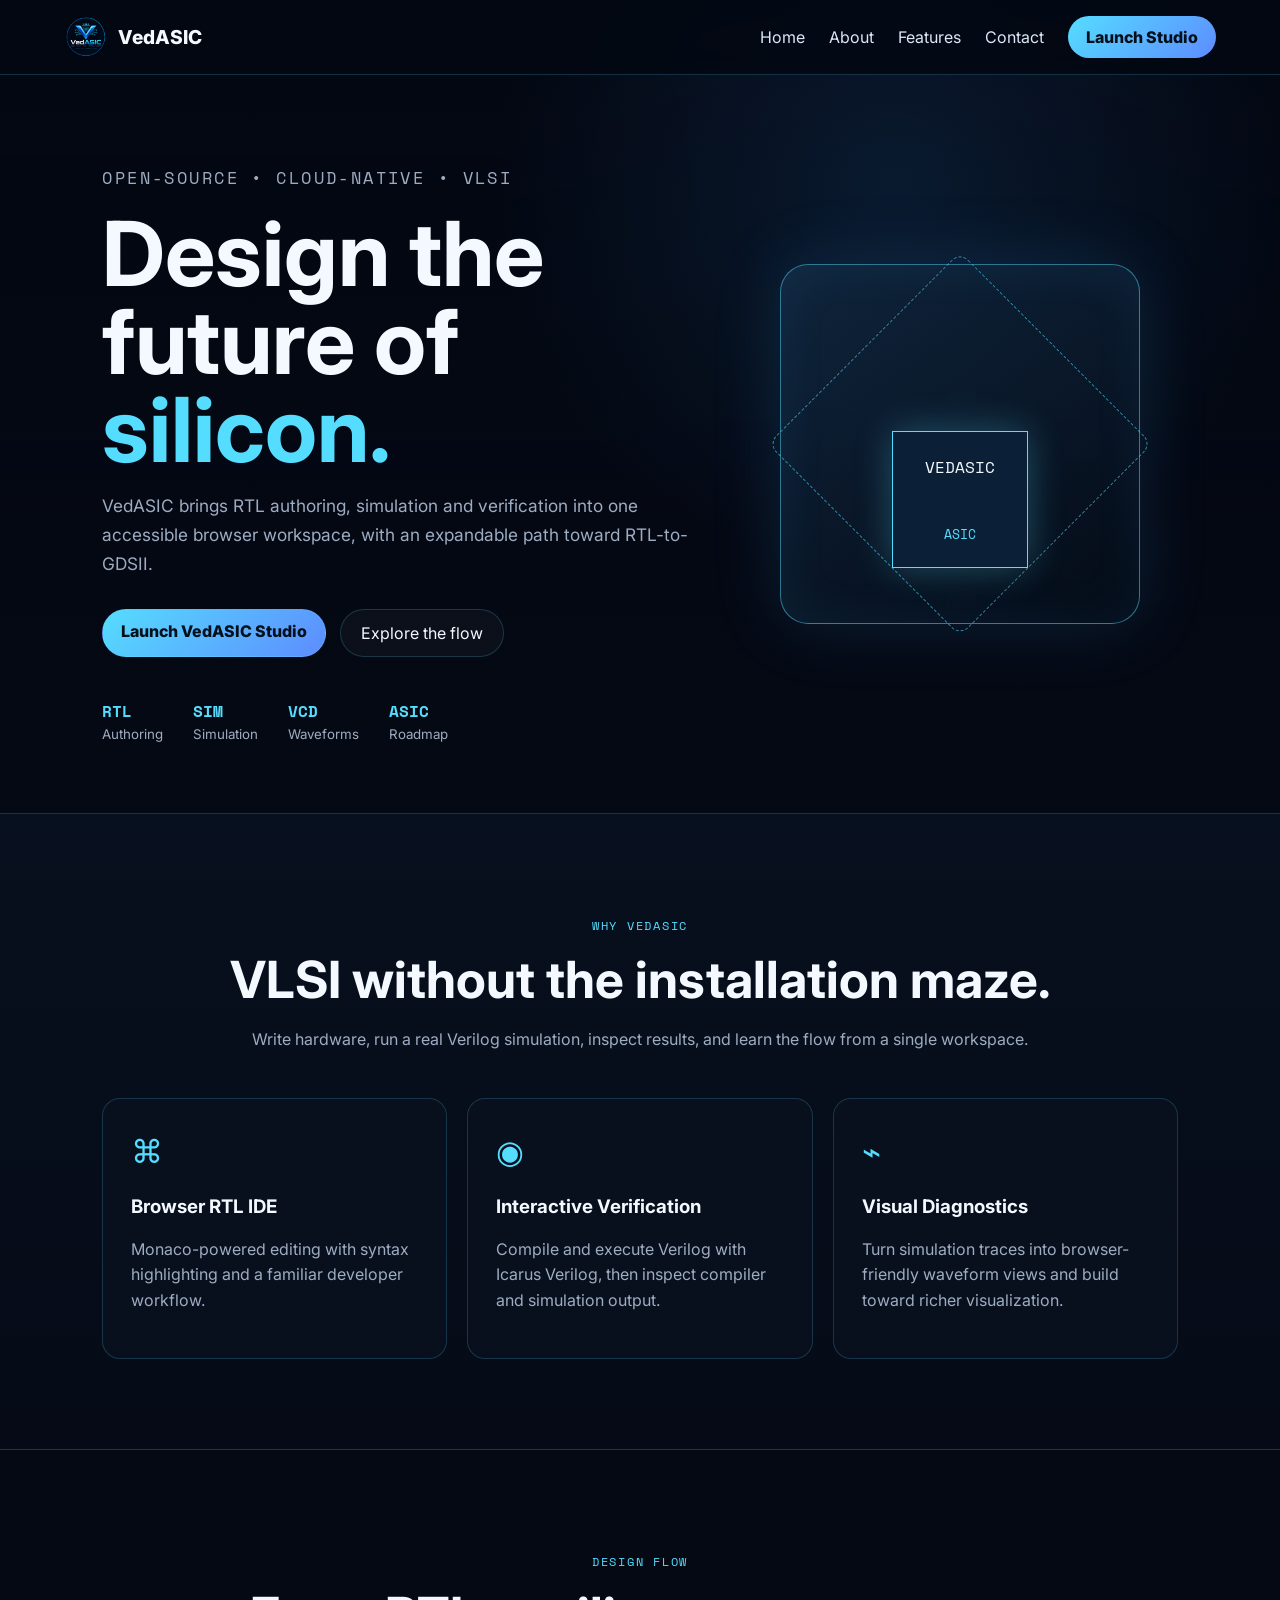
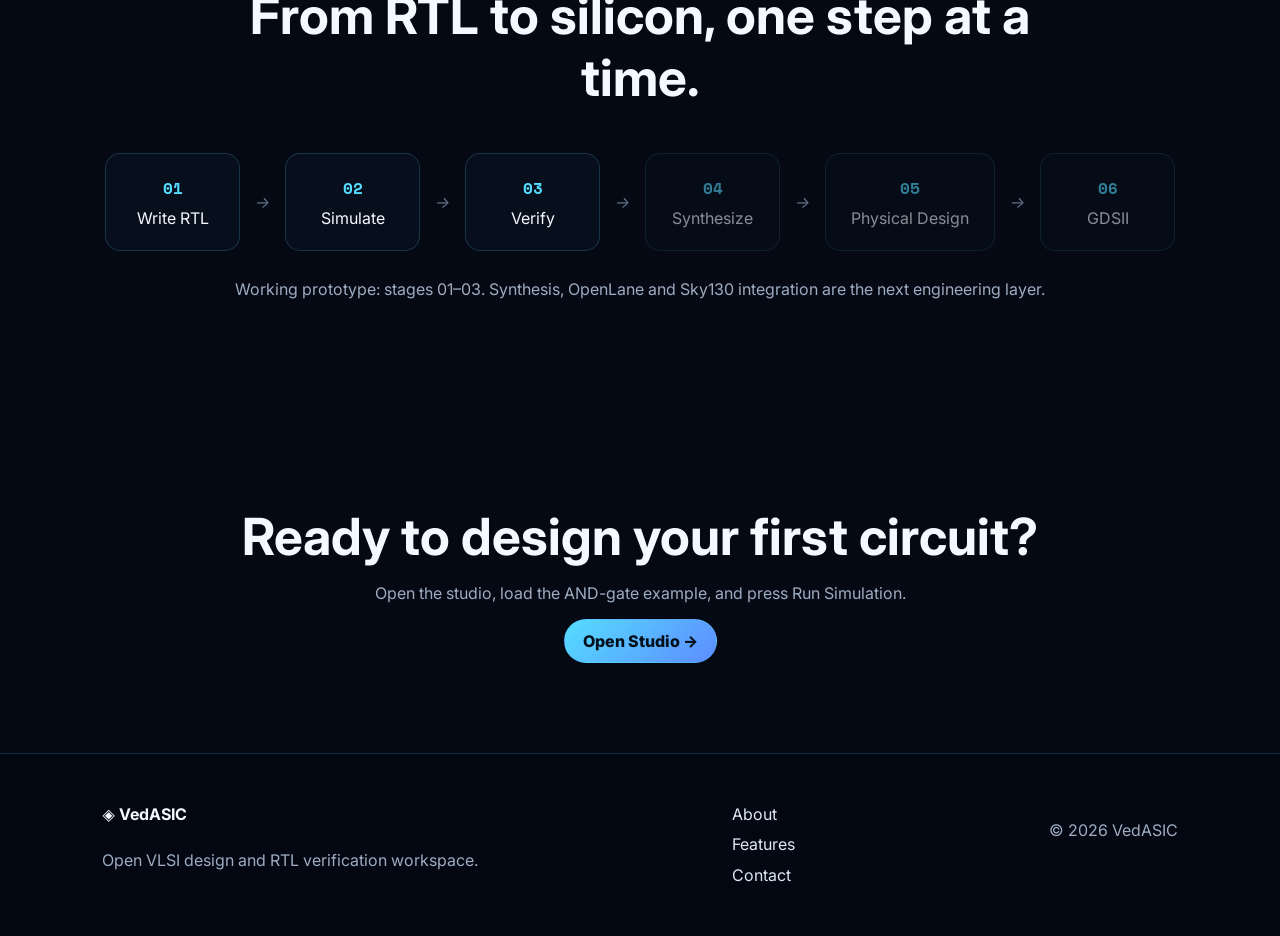
<file: index.html>
<!DOCTYPE html>
<html lang="en">
<head>
<meta charset="UTF-8"><meta name="viewport" content="width=device-width,initial-scale=1.0">
<title>VedASIC | Open VLSI Design Studio</title>
<link rel="stylesheet" href="styles.css">
</head>
<body>
<video class="bg-video" autoplay muted loop><source src="galaxy.mp4" type="video/mp4"></video><div class="bg-overlay"></div>
<header class="site-header"><div class="brand"><img src="logo.png" alt="VedASIC" class="logo"><span>VedASIC</span></div><nav>
<a href="index.html">Home</a><a href="about.html">About</a><a href="service.html">Features</a><a href="contact.html">Contact</a><a href="studio.html" class="nav-cta">Launch Studio</a>
</nav></header>
<main>
<section class="hero"><div class="hero-copy"><p class="eyebrow">OPEN-SOURCE • CLOUD-NATIVE • VLSI</p><h1>Design the future of <span>silicon.</span></h1><p>VedASIC brings RTL authoring, simulation and verification into one accessible browser workspace, with an expandable path toward RTL-to-GDSII.</p><div class="hero-actions"><a class="btn primary" href="studio.html">Launch VedASIC Studio</a><a class="btn ghost" href="#workflow">Explore the flow</a></div><div class="hero-stats"><div><b>RTL</b><small>Authoring</small></div><div><b>SIM</b><small>Simulation</small></div><div><b>VCD</b><small>Waveforms</small></div><div><b>ASIC</b><small>Roadmap</small></div></div></div><div class="chip-card"><div class="chip"><div class="pin-grid"></div><div class="chip-core">VEDASIC<br><small>ASIC</small></div></div></div></section>
<section class="section glass"><div class="section-head"><p class="eyebrow">WHY VEDASIC</p><h2>VLSI without the installation maze.</h2><p>Write hardware, run a real Verilog simulation, inspect results, and learn the flow from a single workspace.</p></div><div class="cards three"><article><div class="icon">⌘</div><h3>Browser RTL IDE</h3><p>Monaco-powered editing with syntax highlighting and a familiar developer workflow.</p></article><article><div class="icon">◉</div><h3>Interactive Verification</h3><p>Compile and execute Verilog with Icarus Verilog, then inspect compiler and simulation output.</p></article><article><div class="icon">⌁</div><h3>Visual Diagnostics</h3><p>Turn simulation traces into browser-friendly waveform views and build toward richer visualization.</p></article></div></section>
<section id="workflow" class="section"><div class="section-head"><p class="eyebrow">DESIGN FLOW</p><h2>From RTL to silicon, one step at a time.</h2></div><div class="flow"><div><b>01</b><span>Write RTL</span></div><i>→</i><div><b>02</b><span>Simulate</span></div><i>→</i><div><b>03</b><span>Verify</span></div><i>→</i><div class="roadmap"><b>04</b><span>Synthesize</span></div><i>→</i><div class="roadmap"><b>05</b><span>Physical Design</span></div><i>→</i><div class="roadmap"><b>06</b><span>GDSII</span></div></div><p class="roadmap-note">Working prototype: stages 01–03. Synthesis, OpenLane and Sky130 integration are the next engineering layer.</p></section>
<section class="section cta"><h2>Ready to design your first circuit?</h2><p>Open the studio, load the AND-gate example, and press Run Simulation.</p><a class="btn primary" href="studio.html">Open Studio →</a></section>
</main>
<footer><div><strong>◈ VedASIC</strong><p>Open VLSI design and RTL verification workspace.</p></div><div><a href="about.html">About</a><a href="service.html">Features</a><a href="contact.html">Contact</a></div><p>© 2026 VedASIC</p></footer>
</body></html>
</file>
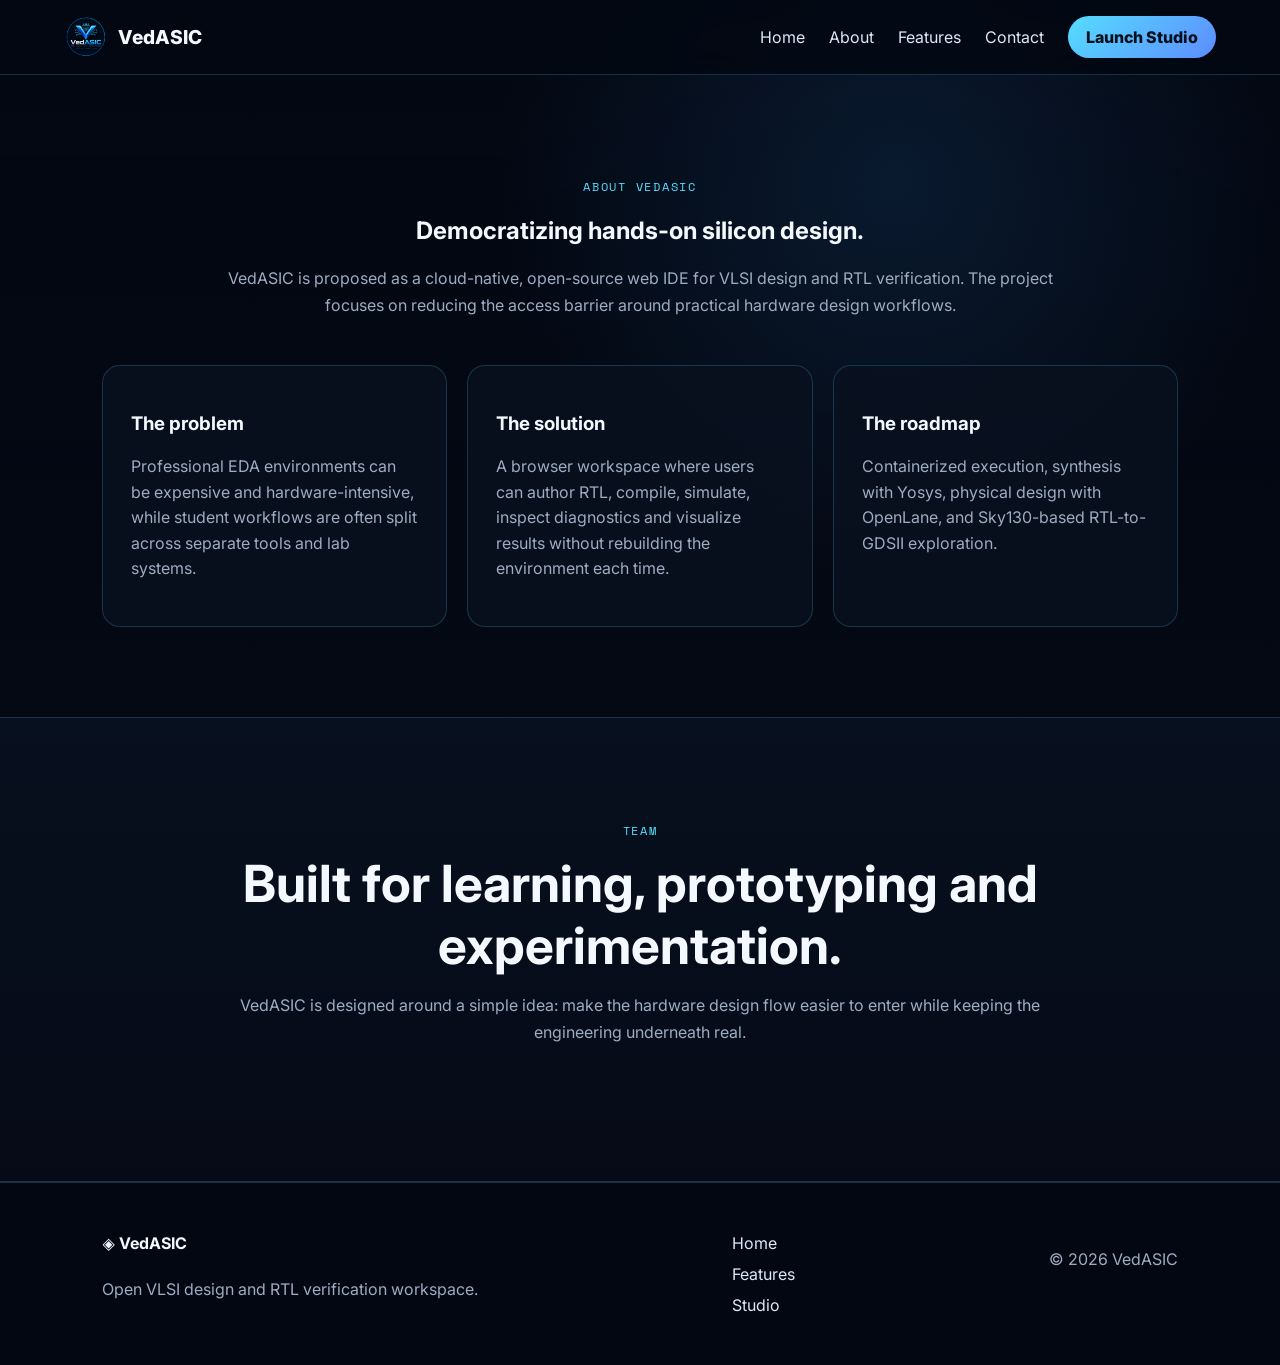
<file: about.html>
<!DOCTYPE html><html lang="en"><head><meta charset="UTF-8"><meta name="viewport" content="width=device-width,initial-scale=1.0"><title>About | VedASIC</title><link rel="stylesheet" href="styles.css"></head><body><video class="bg-video" autoplay muted loop><source src="galaxy.mp4" type="video/mp4"></video><div class="bg-overlay"></div><header class="site-header"><div class="brand"><img src="logo.png" class="logo"><span>VedASIC</span></div><nav><a href="index.html">Home</a><a href="about.html">About</a><a href="service.html">Features</a><a href="contact.html">Contact</a><a class="nav-cta" href="studio.html">Launch Studio</a></nav></header><main><section class="section"><div class="section-head"><p class="eyebrow">ABOUT VEDASIC</p><h1>Democratizing hands-on silicon design.</h1><p>VedASIC is proposed as a cloud-native, open-source web IDE for VLSI design and RTL verification. The project focuses on reducing the access barrier around practical hardware design workflows.</p></div><div class="cards three"><article><h3>The problem</h3><p>Professional EDA environments can be expensive and hardware-intensive, while student workflows are often split across separate tools and lab systems.</p></article><article><h3>The solution</h3><p>A browser workspace where users can author RTL, compile, simulate, inspect diagnostics and visualize results without rebuilding the environment each time.</p></article><article><h3>The roadmap</h3><p>Containerized execution, synthesis with Yosys, physical design with OpenLane, and Sky130-based RTL-to-GDSII exploration.</p></article></div></section><section class="section glass"><div class="section-head"><p class="eyebrow">TEAM</p><h2>Built for learning, prototyping and experimentation.</h2><p>VedASIC is designed around a simple idea: make the hardware design flow easier to enter while keeping the engineering underneath real.</p></div></section></main><footer><div><strong>◈ VedASIC</strong><p>Open VLSI design and RTL verification workspace.</p></div><div><a href="index.html">Home</a><a href="service.html">Features</a><a href="studio.html">Studio</a></div><p>© 2026 VedASIC</p></footer></body></html>
</file>
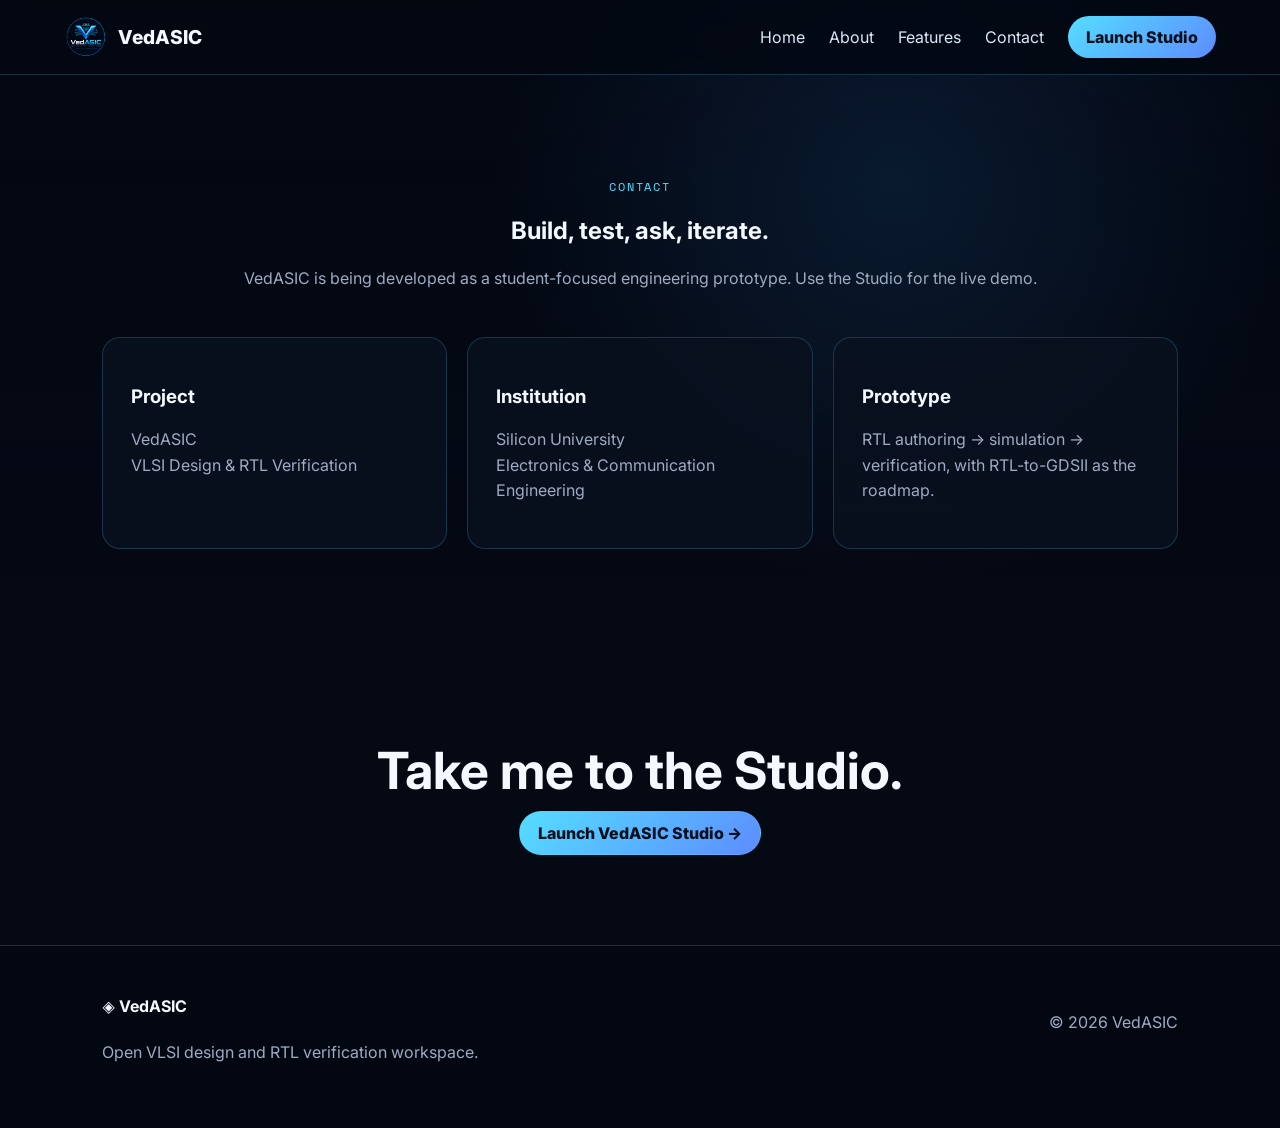
<file: contact.html>
<!DOCTYPE html><html lang="en"><head><meta charset="UTF-8"><meta name="viewport" content="width=device-width,initial-scale=1.0"><title>Contact | VedASIC</title><link rel="stylesheet" href="styles.css"></head><body><video class="bg-video" autoplay muted loop><source src="galaxy.mp4" type="video/mp4"></video><div class="bg-overlay"></div><header class="site-header"><div class="brand"><img src="logo.png" class="logo"><span>VedASIC</span></div><nav><a href="index.html">Home</a><a href="about.html">About</a><a href="service.html">Features</a><a href="contact.html">Contact</a><a class="nav-cta" href="studio.html">Launch Studio</a></nav></header><main><section class="section"><div class="section-head"><p class="eyebrow">CONTACT</p><h1>Build, test, ask, iterate.</h1><p>VedASIC is being developed as a student-focused engineering prototype. Use the Studio for the live demo.</p></div><div class="cards three"><article><h3>Project</h3><p>VedASIC<br>VLSI Design & RTL Verification</p></article><article><h3>Institution</h3><p>Silicon University<br>Electronics & Communication Engineering</p></article><article><h3>Prototype</h3><p>RTL authoring → simulation → verification, with RTL-to-GDSII as the roadmap.</p></article></div></section><section class="section cta"><h2>Take me to the Studio.</h2><a class="btn primary" href="studio.html">Launch VedASIC Studio →</a></section></main><footer><div><strong>◈ VedASIC</strong><p>Open VLSI design and RTL verification workspace.</p></div><p>© 2026 VedASIC</p></footer></body></html>
</file>
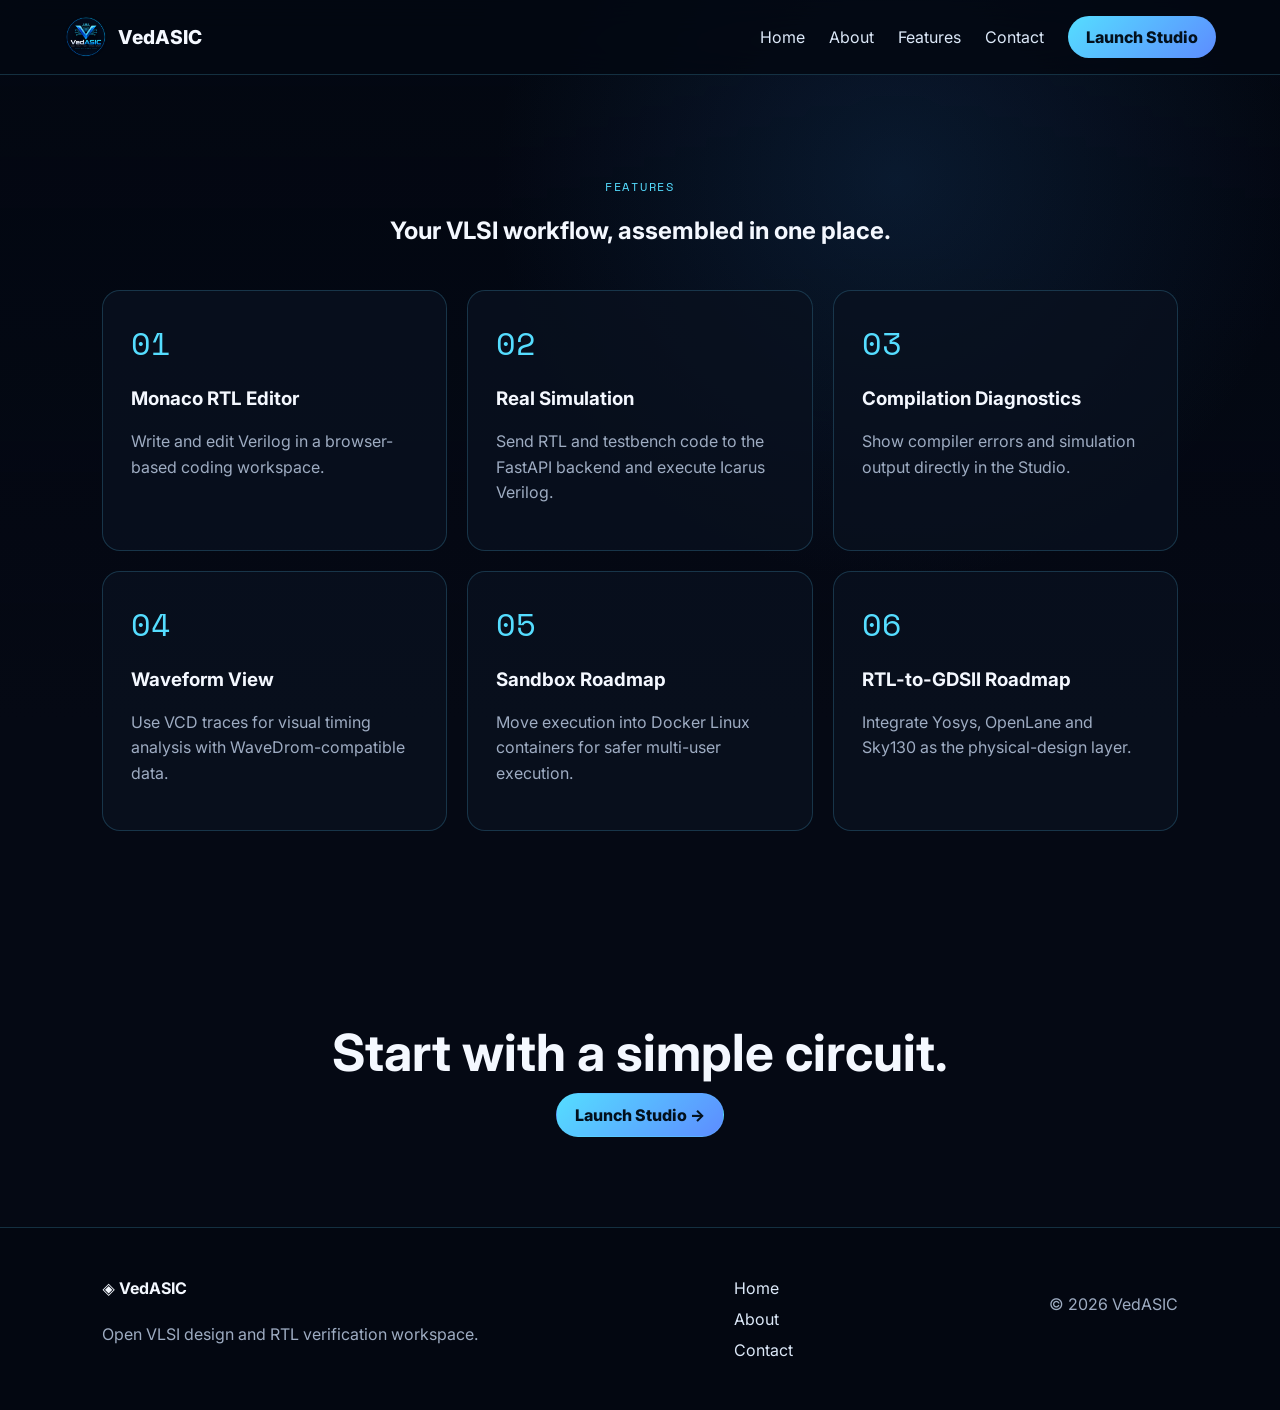
<file: service.html>
<!DOCTYPE html><html lang="en"><head><meta charset="UTF-8"><meta name="viewport" content="width=device-width,initial-scale=1.0"><title>Features | VedASIC</title><link rel="stylesheet" href="styles.css"></head><body><video class="bg-video" autoplay muted loop><source src="galaxy.mp4" type="video/mp4"></video><div class="bg-overlay"></div><header class="site-header"><div class="brand"><img src="logo.png" class="logo"><span>VedASIC</span></div><nav><a href="index.html">Home</a><a href="about.html">About</a><a href="service.html">Features</a><a href="contact.html">Contact</a><a class="nav-cta" href="studio.html">Launch Studio</a></nav></header><main><section class="section"><div class="section-head"><p class="eyebrow">FEATURES</p><h1>Your VLSI workflow, assembled in one place.</h1></div><div class="cards three"><article><div class="icon">01</div><h3>Monaco RTL Editor</h3><p>Write and edit Verilog in a browser-based coding workspace.</p></article><article><div class="icon">02</div><h3>Real Simulation</h3><p>Send RTL and testbench code to the FastAPI backend and execute Icarus Verilog.</p></article><article><div class="icon">03</div><h3>Compilation Diagnostics</h3><p>Show compiler errors and simulation output directly in the Studio.</p></article><article><div class="icon">04</div><h3>Waveform View</h3><p>Use VCD traces for visual timing analysis with WaveDrom-compatible data.</p></article><article><div class="icon">05</div><h3>Sandbox Roadmap</h3><p>Move execution into Docker Linux containers for safer multi-user execution.</p></article><article><div class="icon">06</div><h3>RTL-to-GDSII Roadmap</h3><p>Integrate Yosys, OpenLane and Sky130 as the physical-design layer.</p></article></div></section><section class="section cta"><h2>Start with a simple circuit.</h2><a class="btn primary" href="studio.html">Launch Studio →</a></section></main><footer><div><strong>◈ VedASIC</strong><p>Open VLSI design and RTL verification workspace.</p></div><div><a href="index.html">Home</a><a href="about.html">About</a><a href="contact.html">Contact</a></div><p>© 2026 VedASIC</p></footer></body></html>
</file>
<file: styles.css>
@import url('https://fonts.googleapis.com/css2?family=Inter:wght@400;500;600;700;800&family=Space+Mono:wght@400;700&display=swap');
:root{--bg:#050914;--panel:rgba(9,17,31,.78);--line:rgba(92,210,255,.2);--text:#f4f8ff;--muted:#9eacc2;--cyan:#55ddff;--blue:#6d7cff;--green:#59f0ad}*{box-sizing:border-box}html{scroll-behavior:smooth}body{margin:0;background:var(--bg);color:var(--text);font-family:Inter,system-ui,sans-serif}.bg-video{position:fixed;inset:0;width:100%;height:100%;object-fit:cover;z-index:-3;opacity:.28}.bg-overlay{position:fixed;inset:0;background:radial-gradient(circle at 70% 20%,rgba(35,91,150,.22),transparent 35%),linear-gradient(180deg,rgba(2,7,17,.72),#050914 80%);z-index:-2}.site-header{position:sticky;top:0;z-index:20;display:flex;align-items:center;justify-content:space-between;padding:15px 5%;background:rgba(3,8,18,.82);backdrop-filter:blur(16px);border-bottom:1px solid var(--line)}.brand{display:flex;align-items:center;gap:10px;font-weight:800;font-size:1.2rem}.logo{width:44px;height:44px;object-fit:contain}.site-header nav{display:flex;gap:24px;align-items:center}.site-header a,footer a{color:#dce8f8;text-decoration:none}.site-header a:hover,footer a:hover{color:var(--cyan)}.nav-cta,.btn.primary{background:linear-gradient(135deg,var(--cyan),#5d8cff);color:#03101c!important;border-radius:999px;padding:11px 18px;font-weight:800}.hero{min-height:82vh;display:grid;grid-template-columns:1.15fr .85fr;align-items:center;gap:50px;padding:70px 8%}.eyebrow{font-family:'Space Mono',monospace;letter-spacing:.14em;color:var(--cyan);font-size:.78rem}.hero h1{font-size:clamp(3rem,7vw,6.2rem);line-height:.98;margin:16px 0}.hero h1 span{color:var(--cyan)}.hero p{max-width:700px;color:var(--muted);font-size:1.08rem;line-height:1.7}.hero-actions{display:flex;gap:14px;margin:30px 0}.btn{display:inline-block;text-decoration:none;padding:13px 20px;border:1px solid var(--line);border-radius:999px}.btn.ghost{color:var(--text);background:rgba(255,255,255,.03)}.hero-stats{display:flex;gap:30px;margin-top:42px}.hero-stats div{display:grid;gap:3px}.hero-stats b{font-family:'Space Mono';color:var(--cyan)}.hero-stats small{color:var(--muted)}.chip-card{display:grid;place-items:center}.chip{width:min(360px,70vw);aspect-ratio:1;border:1px solid rgba(85,221,255,.5);border-radius:28px;display:grid;place-items:center;position:relative;box-shadow:0 0 70px rgba(65,175,255,.15),inset 0 0 50px rgba(65,175,255,.08);background:linear-gradient(145deg,rgba(17,38,62,.9),rgba(5,12,23,.8))}.chip:before,.chip:after{content:'';position:absolute;inset:12%;border:1px dashed rgba(85,221,255,.35);transform:rotate(45deg);border-radius:12px}.chip-core{width:38%;aspect-ratio:1;background:#0b2036;border:1px solid var(--cyan);display:grid;place-items:center;text-align:center;font-family:'Space Mono';box-shadow:0 0 35px rgba(85,221,255,.3);z-index:2}.chip-core small{color:var(--cyan)}.section{padding:90px 8%;max-width:1400px;margin:auto}.glass{background:linear-gradient(180deg,rgba(9,20,35,.7),rgba(6,12,23,.7));border-top:1px solid var(--line);border-bottom:1px solid var(--line);max-width:none}.section-head{text-align:center;max-width:850px;margin:0 auto 45px}.section h2{font-size:clamp(2rem,4vw,3.6rem);margin:10px 0}.section-head>p:last-child{color:var(--muted);line-height:1.7}.cards{display:grid;gap:20px}.cards.three{grid-template-columns:repeat(3,1fr)}.cards article{padding:28px;border:1px solid var(--line);background:var(--panel);border-radius:18px}.icon{font-size:2rem;color:var(--cyan);font-family:'Space Mono';margin-bottom:20px}.cards p{color:var(--muted);line-height:1.6}.flow{display:flex;align-items:center;justify-content:center;gap:15px;flex-wrap:wrap}.flow div{padding:22px 25px;min-width:135px;border:1px solid var(--line);border-radius:15px;background:var(--panel);display:grid;gap:8px;text-align:center}.flow b{font-family:'Space Mono';color:var(--cyan)}.flow i{color:#60718b}.roadmap{opacity:.55}.roadmap-note{text-align:center;color:var(--muted);margin-top:28px}.cta{text-align:center}.cta p{color:var(--muted)}footer{padding:50px 8%;display:flex;justify-content:space-between;gap:30px;flex-wrap:wrap;border-top:1px solid var(--line);background:#030711}footer div{display:grid;gap:10px}footer p{color:var(--muted)}@media(max-width:800px){.site-header nav a:not(.nav-cta){display:none}.hero{grid-template-columns:1fr;padding-top:55px}.cards.three{grid-template-columns:1fr}.hero-stats{gap:16px;flex-wrap:wrap}.flow i{display:none}}
</file>
